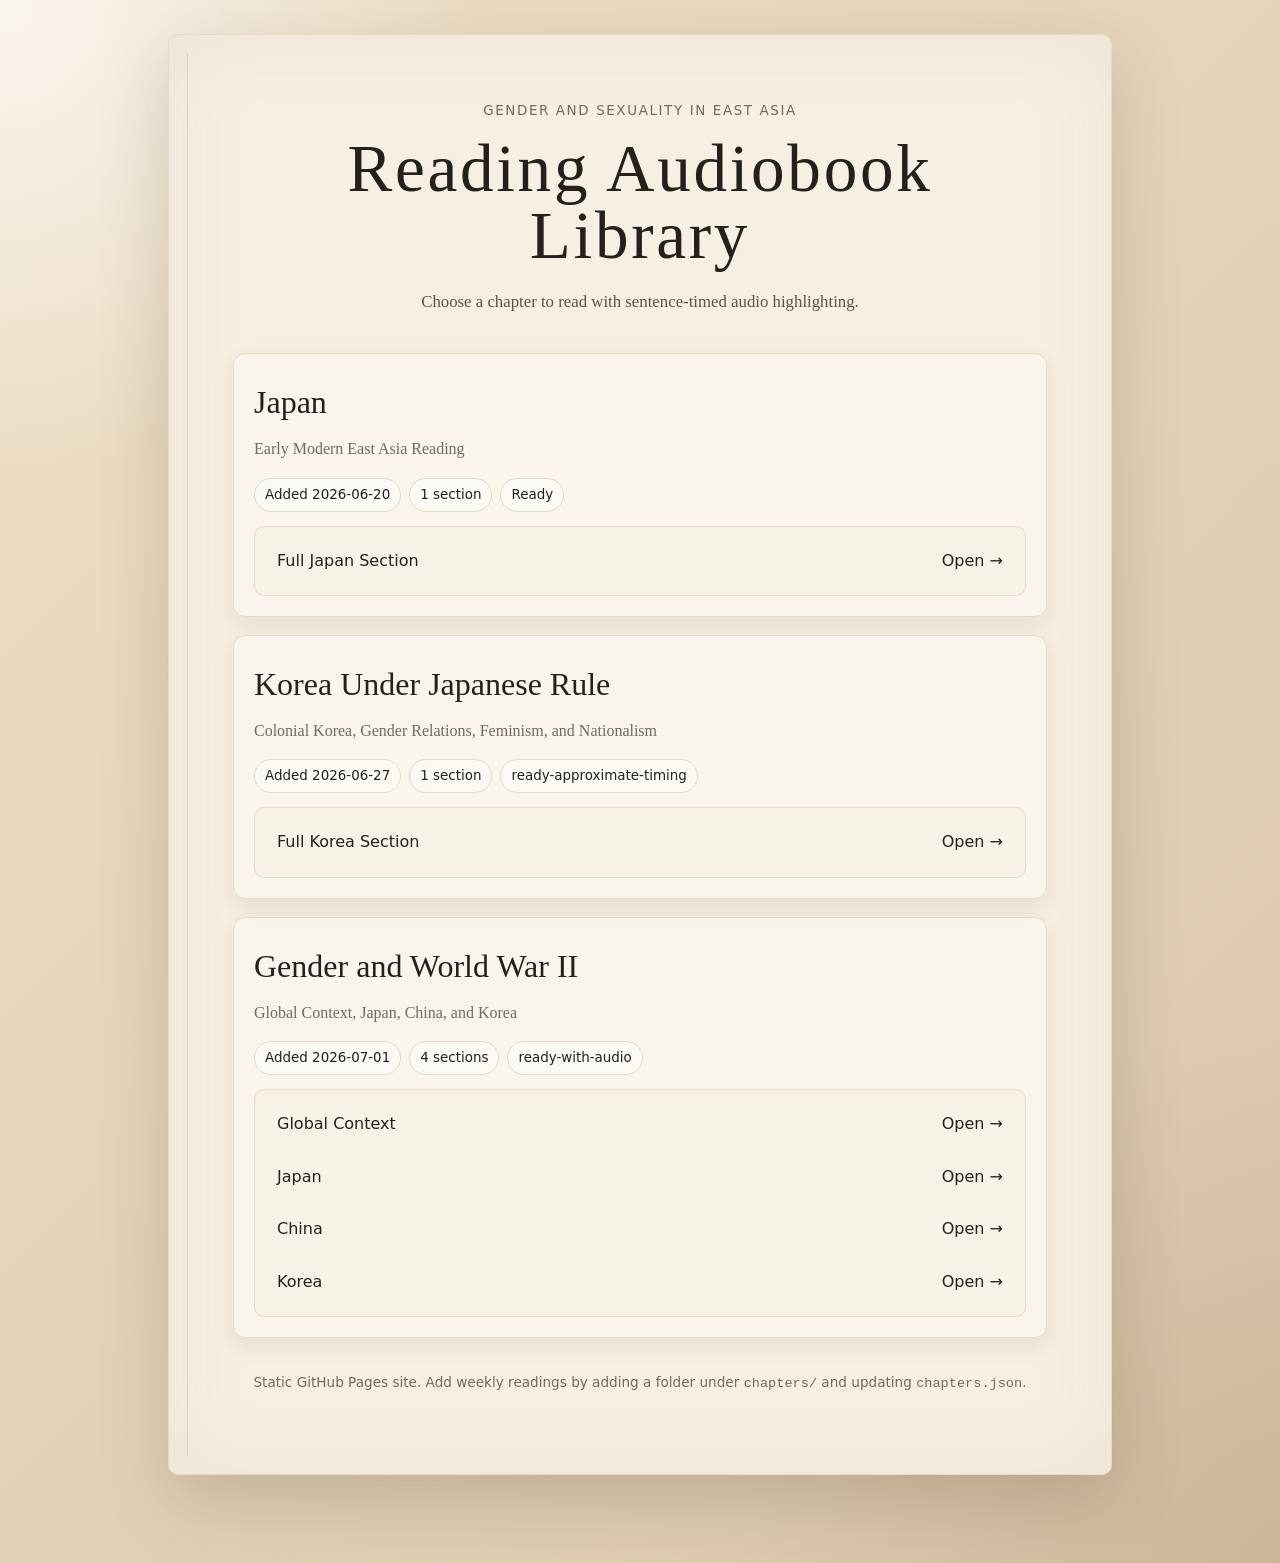
<file: index.html>
<!doctype html>
<html lang="en">
<head>
  <meta charset="utf-8" />
  <meta name="viewport" content="width=device-width, initial-scale=1" />
  <title>Reading Audiobook Library</title>
  <link rel="stylesheet" href="styles.css" />
</head>
<body data-page="home">
  <main class="wrap">
    <article class="book">
      <section class="hero">
        <p class="kicker" id="courseTitle">Course Reading Room</p>
        <h1 class="home-title" id="siteTitle">Reading Audiobook Library</h1>
        <p class="description">Choose a chapter to read with sentence-timed audio highlighting.</p>
      </section>

      <div id="homeMessage" class="loading">Loading chapters…</div>
      <section id="chapterList" class="chapter-list" aria-label="Chapter list"></section>

      <p class="footer">Static GitHub Pages site. Add weekly readings by adding a folder under <code>chapters/</code> and updating <code>chapters.json</code>.</p>
    </article>
  </main>

  <script src="app.js"></script>
</body>
</html>
</file>
<file: styles.css>
:root {
  --paper: #f6efe2;
  --paper-edge: #e7dac5;
  --ink: #24211d;
  --muted: #74695c;
  --accent: #9b6b43;
  --accent-soft: #f0d6a8;
  --active: #ffe8a3;
  --active-border: #c68b3c;
  --shadow: rgba(52, 37, 18, 0.18);
  --dark: rgba(54, 38, 24, 0.94);
  --dark-soft: #fff7ea;
  --book-width: 980px;
}

* { box-sizing: border-box; }

html { scroll-behavior: smooth; }

body {
  margin: 0;
  color: var(--ink);
  background:
    radial-gradient(circle at top left, rgba(255,255,255,.70), transparent 30rem),
    radial-gradient(circle at bottom right, rgba(133,91,44,.15), transparent 34rem),
    linear-gradient(135deg, #efe0c8, #d9c5a9);
  font-family: Georgia, 'Times New Roman', Times, serif;
  line-height: 1.78;
  min-height: 100vh;
}

a { color: inherit; }

.topbar {
  position: sticky;
  top: 0;
  z-index: 20;
  background: var(--dark);
  color: var(--dark-soft);
  backdrop-filter: blur(10px);
  box-shadow: 0 8px 24px rgba(0,0,0,.18);
}

.topbar-inner {
  max-width: var(--book-width);
  margin: 0 auto;
  padding: 12px 18px 14px;
  display: grid;
  gap: 9px;
}

.titleline {
  display: flex;
  justify-content: space-between;
  align-items: baseline;
  gap: 12px;
  flex-wrap: wrap;
  font-family: system-ui, -apple-system, BlinkMacSystemFont, 'Segoe UI', sans-serif;
  letter-spacing: .02em;
}

.titleline strong { font-size: 1rem; }
.titleline span { color: #d6c4aa; font-size: .86rem; }

.toplink {
  color: #ead9bf;
  text-decoration: none;
  border-bottom: 1px solid rgba(234, 217, 191, .4);
}

.toplink:hover { color: #fff7ea; border-color: #fff7ea; }

audio { width: 100%; height: 38px; }

.controls {
  display: flex;
  gap: 8px;
  align-items: center;
  flex-wrap: wrap;
  font-family: system-ui, -apple-system, BlinkMacSystemFont, 'Segoe UI', sans-serif;
  font-size: .86rem;
}

button, select {
  border: 1px solid rgba(255,255,255,.25);
  color: #fff7ea;
  background: rgba(255,255,255,.08);
  border-radius: 999px;
  padding: 7px 11px;
  cursor: pointer;
  font: inherit;
}

select option { color: #222; background: #fff; }
button:hover, select:hover { background: rgba(255,255,255,.17); }
button:focus-visible, select:focus-visible, a:focus-visible {
  outline: 3px solid var(--active);
  outline-offset: 3px;
}

.time { margin-left: auto; color: #e6d4ba; white-space: nowrap; }

.wrap {
  max-width: var(--book-width);
  margin: 34px auto 90px;
  padding: 0 18px;
}

.book {
  background: var(--paper);
  border: 1px solid var(--paper-edge);
  border-radius: 10px;
  padding: clamp(26px, 5vw, 68px);
  box-shadow: 0 24px 70px var(--shadow), inset 0 0 80px rgba(139, 104, 63, .08);
  position: relative;
}

.book:before {
  content: '';
  position: absolute;
  left: 18px; top: 18px; bottom: 18px;
  width: 1px;
  background: rgba(122, 88, 51, .16);
}

.hero {
  text-align: center;
  margin-bottom: 36px;
}

.kicker {
  color: var(--muted);
  font-family: system-ui, -apple-system, BlinkMacSystemFont, 'Segoe UI', sans-serif;
  font-size: .84rem;
  letter-spacing: .12em;
  text-transform: uppercase;
  margin: 0 0 12px;
}

h1 {
  margin: 0 0 12px;
  text-align: center;
  font-size: clamp(2.1rem, 6vw, 4.5rem);
  line-height: 1;
  letter-spacing: .10em;
  font-weight: 500;
}

.home-title {
  letter-spacing: .04em;
  font-size: clamp(2.2rem, 6vw, 4.2rem);
}

.subtitle {
  margin: 0 auto 14px;
  text-align: center;
  color: var(--muted);
  font-family: system-ui, -apple-system, BlinkMacSystemFont, 'Segoe UI', sans-serif;
  font-size: .92rem;
  letter-spacing: .08em;
  text-transform: uppercase;
}

.description {
  color: #5f5348;
  max-width: 660px;
  margin: 18px auto 0;
  font-size: 1.05rem;
}

.hint {
  background: rgba(255,255,255,.45);
  border-left: 4px solid var(--accent);
  border-radius: 8px;
  padding: 12px 14px;
  margin: 0 0 20px;
  color: #5a4a3a;
  font-family: system-ui, -apple-system, BlinkMacSystemFont, 'Segoe UI', sans-serif;
  line-height: 1.5;
  font-size: .94rem;
}

.status-line {
  display: flex;
  flex-wrap: wrap;
  gap: 10px;
  align-items: center;
  justify-content: center;
  color: var(--muted);
  font-family: system-ui, -apple-system, BlinkMacSystemFont, 'Segoe UI', sans-serif;
  font-size: .9rem;
  margin-top: 12px;
}

.pill {
  border: 1px solid var(--paper-edge);
  background: rgba(255,255,255,.35);
  border-radius: 999px;
  padding: 4px 10px;
}

.chapter-list {
  display: grid;
  gap: 18px;
  margin-top: 28px;
}

.chapter-card {
  display: block;
  border: 1px solid var(--paper-edge);
  border-radius: 12px;
  background: rgba(255,255,255,.33);
  padding: 20px;
  text-decoration: none;
  box-shadow: 0 8px 22px rgba(52, 37, 18, .08);
  transition: transform .16s ease, box-shadow .16s ease, background .16s ease;
}

.chapter-card:hover {
  transform: translateY(-2px);
  box-shadow: 0 14px 28px rgba(52, 37, 18, .13);
  background: rgba(255,255,255,.52);
}

.chapter-card h2 {
  margin: 0 0 4px;
  font-size: clamp(1.5rem, 3vw, 2rem);
  font-weight: 500;
}

.chapter-card p {
  margin: 0;
  color: var(--muted);
}

.card-meta {
  display: flex;
  gap: 8px;
  flex-wrap: wrap;
  margin-top: 14px;
  font-family: system-ui, -apple-system, BlinkMacSystemFont, 'Segoe UI', sans-serif;
  font-size: .84rem;
}

.section-list {
  margin-top: 14px;
  padding: 12px;
  border-radius: 10px;
  background: rgba(246, 239, 226, .55);
  border: 1px solid rgba(122, 88, 51, .14);
  display: grid;
  gap: 8px;
}

.section-link {
  display: flex;
  justify-content: space-between;
  gap: 12px;
  align-items: center;
  color: var(--ink);
  text-decoration: none;
  font-family: system-ui, -apple-system, BlinkMacSystemFont, 'Segoe UI', sans-serif;
  padding: 8px 10px;
  border-radius: 8px;
}

.section-link:hover { background: rgba(255,255,255,.65); }

#text {
  font-size: clamp(18px, 2.1vw, 22px);
  text-align: justify;
  hyphens: auto;
}

.seg {
  border-radius: 5px;
  padding: 0 .06em;
  cursor: pointer;
  transition: background .18s ease, box-shadow .18s ease, color .18s ease;
}

.seg:hover { background: rgba(255,255,255,.62); }

.seg.active {
  background: linear-gradient(180deg, transparent 5%, var(--active) 5%, var(--active) 90%, transparent 90%);
  box-shadow: 0 0 0 2px rgba(198,139,60,.13);
  color: #17120c;
}

.seg.played { color: #6a5c4e; }

.section-mark {
  display: block;
  margin-top: 1.5em;
  font-size: 1.08em;
  font-weight: 700;
  letter-spacing: .02em;
}

.loading, .error {
  font-family: system-ui, -apple-system, BlinkMacSystemFont, 'Segoe UI', sans-serif;
  background: rgba(255,255,255,.45);
  border-radius: 10px;
  padding: 16px;
  color: #5a4a3a;
}

.error { border-left: 4px solid #a53d2d; }

.footer {
  margin-top: 32px;
  color: var(--muted);
  font-size: .85rem;
  font-family: system-ui, -apple-system, BlinkMacSystemFont, 'Segoe UI', sans-serif;
  text-align: center;
}

.hidden { display: none !important; }

@media (max-width: 680px) {
  .book { padding: 24px 20px; }
  .book:before { display: none; }
  #text { text-align: left; }
  .time { width: 100%; margin-left: 0; }
  .section-link { align-items: flex-start; flex-direction: column; }
}
</file>
